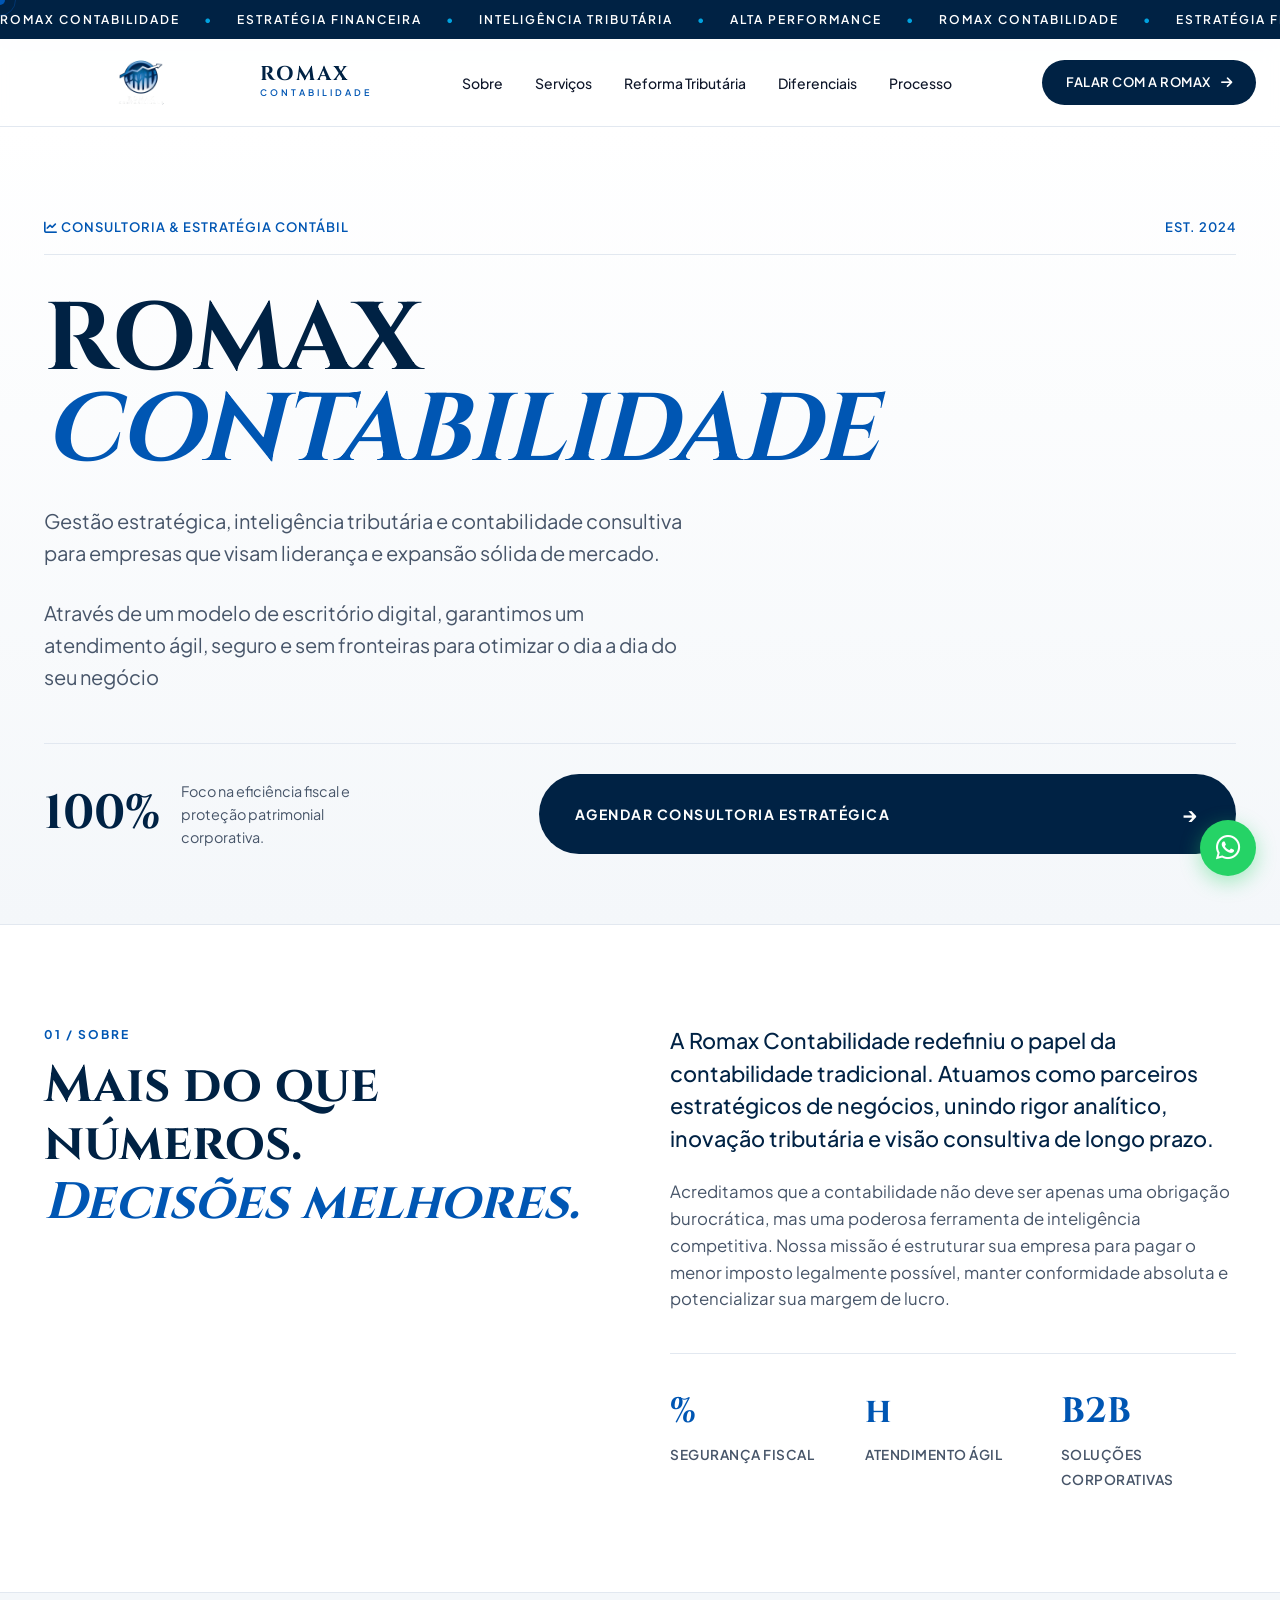
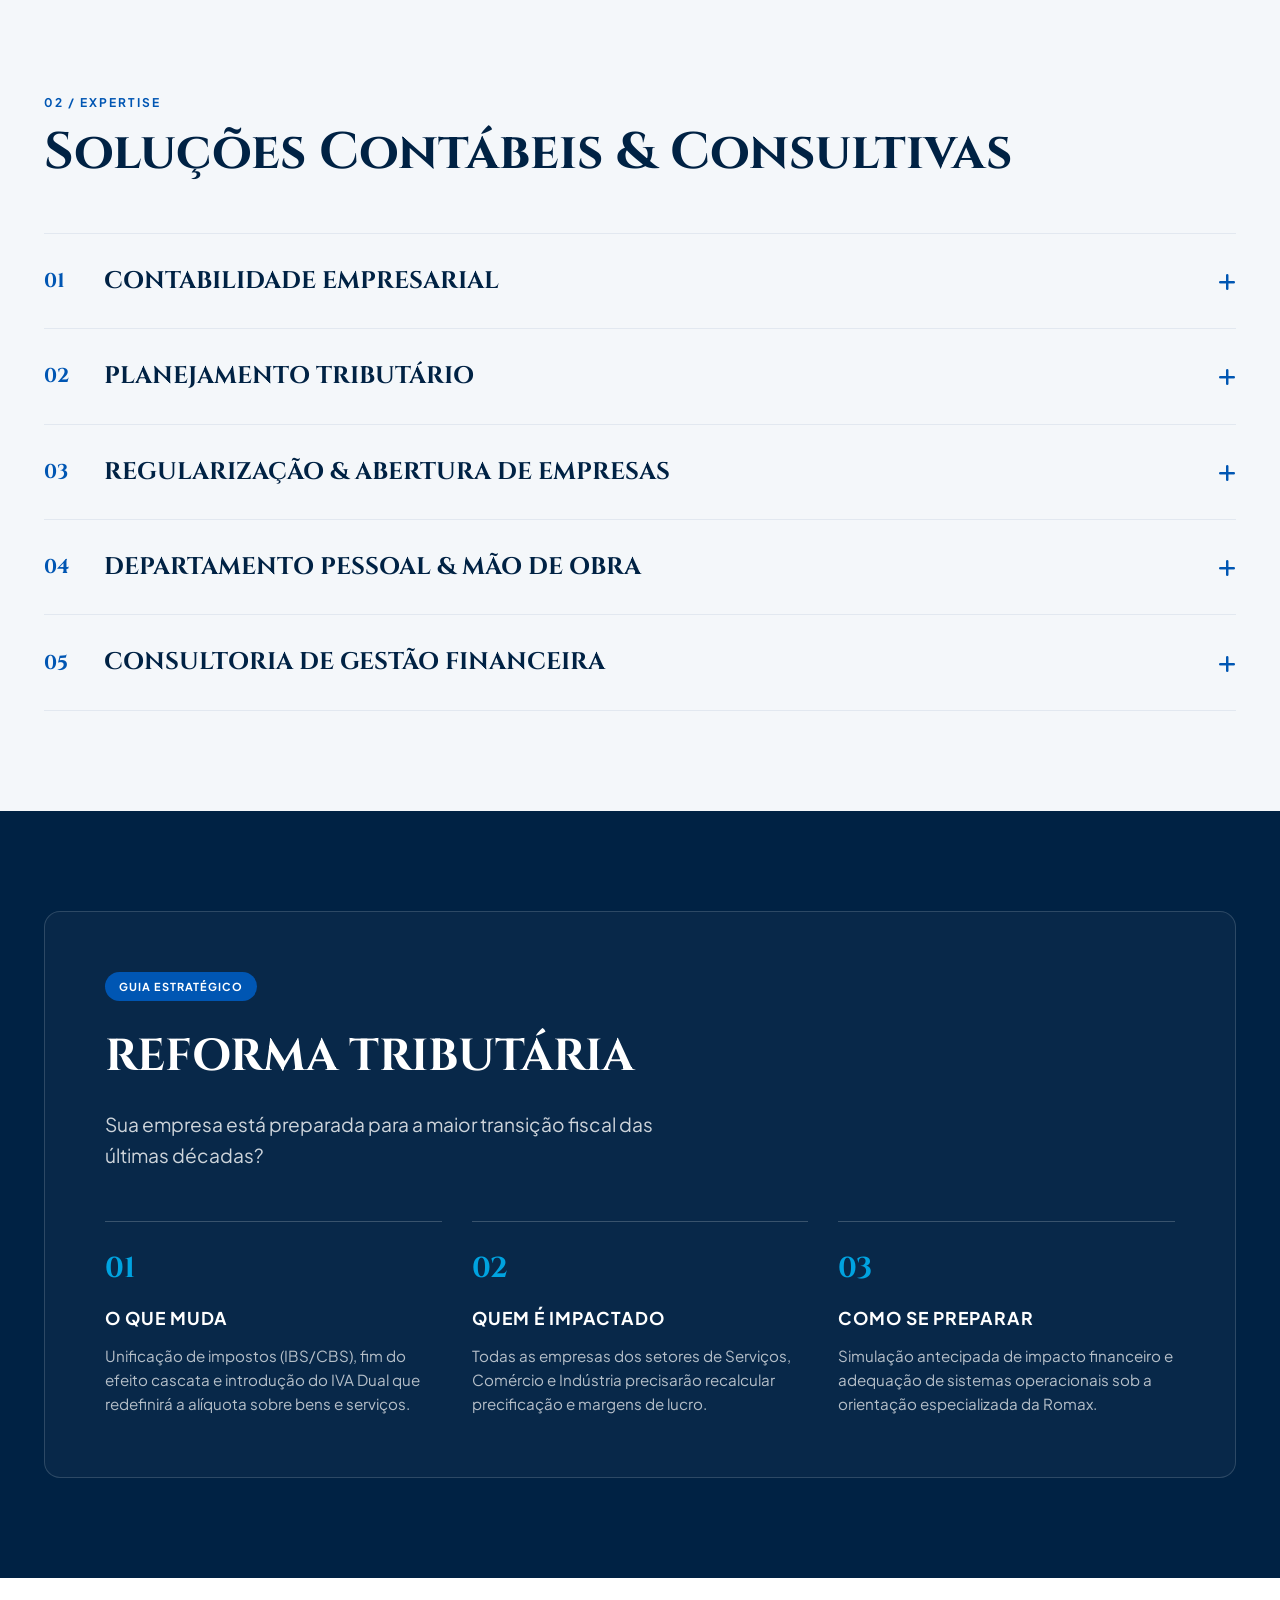
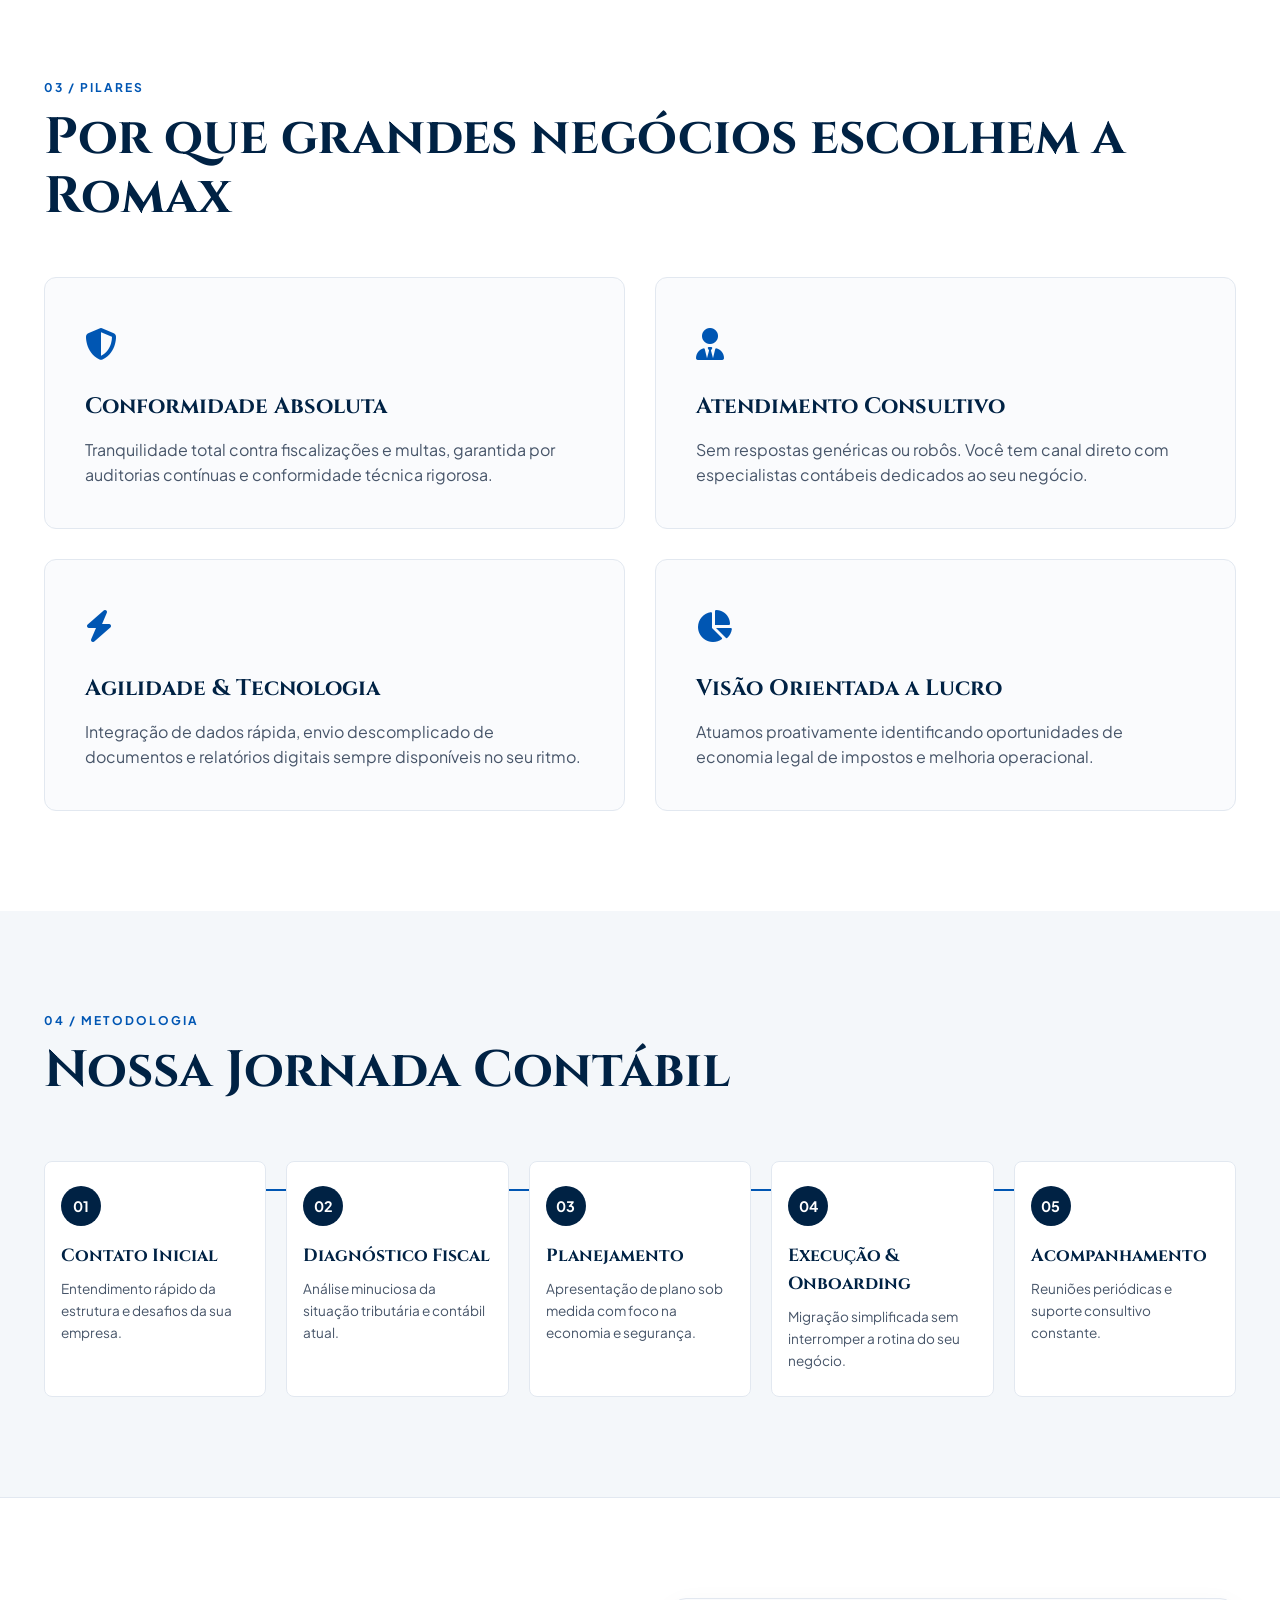
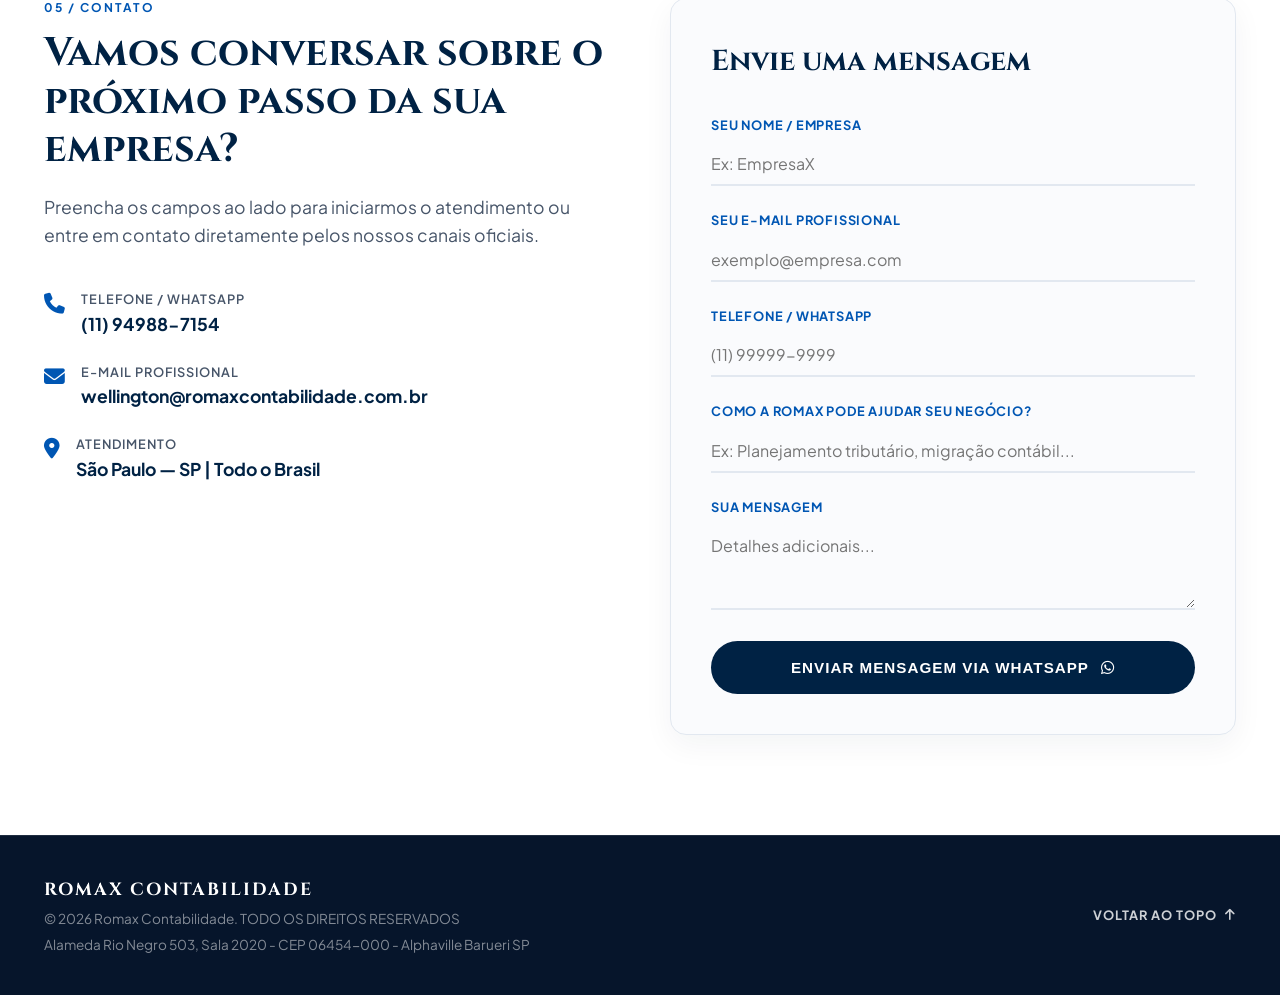
<file: index.html>
<!DOCTYPE html>
<html lang="pt-BR">
<head>
  <meta charset="UTF-8">
  <meta name="viewport" content="width=device-width, initial-scale=1.0">
  <title>Romax Contabilidade — Estratégia e Alta Performance Contábil</title>

  <!-- Google Fonts -->
  <link rel="preconnect" href="https://fonts.googleapis.com">
  <link rel="preconnect" href="https://fonts.gstatic.com" crossorigin>
  <link href="https://fonts.googleapis.com/css2?family=Cinzel:wght@400;600;700&family=Plus+Jakarta+Sans:wght@300;400;500;600;700&display=swap" rel="stylesheet">

  <!-- Font Awesome Icons -->
  <link rel="stylesheet" href="https://cdnjs.cloudflare.com/ajax/libs/font-awesome/6.4.0/css/all.min.css">

  <!-- CSS Files -->
  <link rel="stylesheet" href="css/style.css">
  <link rel="stylesheet" href="css/animations.css">
  <link rel="stylesheet" href="css/responsive.css">
</head>
<body>

  <!-- Custom Cursor -->
  <div class="custom-cursor" id="cursor"></div>
  <div class="custom-cursor-follower" id="cursor-follower"></div>

  <!-- Scroll Progress Indicator -->
  <div class="scroll-progress-container">
    <div class="scroll-progress-bar" id="scroll-progress"></div>
  </div>

  <!-- Continuous Running Ticker / Marquee -->
  <div class="marquee-wrapper">
    <div class="marquee-content">
      <span>ROMAX CONTABILIDADE</span>
      <span class="dot">•</span>
      <span>ESTRATÉGIA FINANCEIRA</span>
      <span class="dot">•</span>
      <span>INTELIGÊNCIA TRIBUTÁRIA</span>
      <span class="dot">•</span>
      <span>ALTA PERFORMANCE</span>
      <span class="dot">•</span>
      <span>ROMAX CONTABILIDADE</span>
      <span class="dot">•</span>
      <span>ESTRATÉGIA FINANCEIRA</span>
      <span class="dot">•</span>
      <span>INTELIGÊNCIA TRIBUTÁRIA</span>
      <span class="dot">•</span>
      <span>ALTA PERFORMANCE</span>
      <span class="dot">•</span>
    </div>
  </div>

  <!-- Navigation Header -->
  <header class="site-header" id="header">
    <div class="header-container">
      <a href="#" class="logoimg">
    <a href="#" class="logoimg">
    <img src="img/logo6.png" alt="Romax Contabilidade">
</a>
        <div class="logo-text">
          <span class="brand-name">ROMAX</span>
          <span class="brand-sub">CONTABILIDADE</span>
        </div>
      </a>

      <nav class="main-nav">
        <ul>
          <li><a href="#sobre" class="nav-link">Sobre</a></li>
          <li><a href="#servicos" class="nav-link">Serviços</a></li>
          <li><a href="#reforma" class="nav-link">Reforma Tributária</a></li>
          <li><a href="#diferenciais" class="nav-link">Diferenciais</a></li>
          <li><a href="#processo" class="nav-link">Processo</a></li>
        </ul>
      </nav>

      <div class="header-actions">
        <a href="#contato" class="btn-primary magnetic-btn">
          <span>FALAR COM A ROMAX</span>
          <i class="fa-solid => fa-arrow-right"></i>
        </a>
      </div>
    </div>
  </header>

  <main>
    <!-- HERO SECTION -->
    <section class="hero-section" id="hero">
      <div class="hero-container">
        <div class="hero-top-meta">
          <span class="meta-tag"><i class="fa-solid fa-chart-line"></i> Consultoria & Estratégia Contábil</span>
          <span class="meta-year">EST. 2024</span>
        </div>

        <div class="hero-editorial-title">
          <h1 class="hero-main-heading">
            <span class="hero-line hero-reveal">ROMAX</span>
            <span class="hero-line hero-accent hero-reveal">CONTABILIDADE</span>
          </h1>
          <p class="hero-subtitle hero-reveal">
            Gestão estratégica, inteligência tributária e contabilidade consultiva para empresas que visam liderança e expansão sólida de mercado.
          </p>
		   <p class="hero-subtitle hero-reveal">Através de um modelo de escritório digital, garantimos um atendimento ágil, seguro e sem fronteiras para otimizar o dia a dia do seu negócio</p>
        </div>

        <div class="hero-bottom-grid">
          <div class="hero-card-stat hero-reveal">
            <span class="stat-num">100%</span>
            <span class="stat-desc">Foco na eficiência fiscal e proteção patrimonial corporativa.</span>
          </div>

          <div class="hero-main-cta hero-reveal">
            <a href="#contato" class="btn-editorial magnetic-btn">
              <span>AGENDAR CONSULTORIA ESTRATÉGICA</span>
              <span class="btn-arrow">&rarr;</span>
            </a>
          </div>
        </div>
      </div>
    </section>

    <!-- SOBRE A ROMAX -->
    <section class="section-editorial sobre-section" id="sobre">
      <div class="container">
        <div class="editorial-grid">
          <div class="editorial-left">
            <span class="section-num">01 / SOBRE</span>
            <h2 class="section-title">Mais do que números.<br><span class="highlight">Decisões melhores.</span></h2>
          </div>
          <div class="editorial-right">
            <p class="lead-text">
              A Romax Contabilidade redefiniu o papel da contabilidade tradicional. Atuamos como parceiros estratégicos de negócios, unindo rigor analítico, inovação tributária e visão consultiva de longo prazo.
            </p>
            <p class="body-text">
              Acreditamos que a contabilidade não deve ser apenas uma obrigação burocrática, mas uma poderosa ferramenta de inteligência competitiva. Nossa missão é estruturar sua empresa para pagar o menor imposto legalmente possível, manter conformidade absoluta e potencializar sua margem de lucro.
            </p>

            <div class="stats-row">
              <div class="stat-item">
                <span class="stat-number" data-target="100">%</span>
                <span class="stat-label">Segurança Fiscal</span>
              </div>
              <div class="stat-item">
                <span class="stat-number" data-target="24">h</span>
                <span class="stat-label">Atendimento Ágil</span>
              </div>
              <div class="stat-item">
                <span class="stat-number">B2B</span>
                <span class="stat-label">Soluções Corporativas</span>
              </div>
            </div>
          </div>
        </div>
      </div>
    </section>

    <!-- SERVIÇOS EDITORIAL -->
    <section class="section-editorial servicos-section" id="servicos">
      <div class="container">
        <div class="section-header-editorial">
          <span class="section-num">02 / EXPERTISE</span>
          <h2 class="section-title">Soluções Contábeis & Consultivas</h2>
        </div>

        <div class="servicos-interactive-list">
          <!-- Item 1 -->
          <div class="servico-item" data-index="01">
            <div class="servico-header">
              <span class="servico-num">01</span>
              <h3 class="servico-title">CONTABILIDADE EMPRESARIAL</h3>
              <span class="servico-toggle"><i class="fa-solid fa-plus"></i></span>
            </div>
            <div class="servico-content">
              <p>Gestão contábil completa com relatórios gerenciais claros, balancetes periódicos e DRE para direcionar decisões estratégicas de crescimento sustentável.</p>
              <ul class="servico-features">
                <li><i class="fa-solid fa-check"></i> Análise de DRE e Balanço Patrimonial</li>
                <li><i class="fa-solid fa-check"></i> Cumprimento integral de obrigações acessórias</li>
                <li><i class="fa-solid fa-check"></i> Relatórios em tempo real</li>
              </ul>
            </div>
          </div>

          <!-- Item 2 -->
          <div class="servico-item" data-index="02">
            <div class="servico-header">
              <span class="servico-num">02</span>
              <h3 class="servico-title">PLANEJAMENTO TRIBUTÁRIO</h3>
              <span class="servico-toggle"><i class="fa-solid fa-plus"></i></span>
            </div>
            <div class="servico-content">
              <p>Análise minuciosa do enquadramento fiscal (Simples Nacional, Lucro Presumido ou Lucro Real) para reduzir custos com impostos em conformidade legal.</p>
              <ul class="servico-features">
                <li><i class="fa-solid fa-check"></i> Recuperação de créditos tributários</li>
                <li><i class="fa-solid fa-check"></i> Redução da carga fiscal com elisão fiscal</li>
                <li><i class="fa-solid fa-check"></i> Blindagem contra autuações</li>
              </ul>
            </div>
          </div>

          <!-- Item 3 -->
          <div class="servico-item" data-index="03">
            <div class="servico-header">
              <span class="servico-num">03</span>
              <h3 class="servico-title">REGULARIZAÇÃO & ABERTURA DE EMPRESAS</h3>
              <span class="servico-toggle"><i class="fa-solid fa-plus"></i></span>
            </div>
            <div class="servico-content">
              <p>Processo ágil e desburocratizado para constituição, alteração contratual e regularização de pendências em órgãos federais, estaduais e municipais.</p>
              <ul class="servico-features">
                <li><i class="fa-solid fa-check"></i> Estruturação societária estratégica</li>
                <li><i class="fa-solid fa-check"></i> Obtenção de certidões e alvarás</li>
                <li><i class="fa-solid fa-check"></i> Transição contábil sem complicações</li>
              </ul>
            </div>
          </div>

          <!-- Item 4 -->
          <div class="servico-item" data-index="04">
            <div class="servico-header">
              <span class="servico-num">04</span>
              <h3 class="servico-title">DEPARTAMENTO PESSOAL & MÃO DE OBRA</h3>
              <span class="servico-toggle"><i class="fa-solid fa-plus"></i></span>
            </div>
            <div class="servico-content">
              <p>Gestão completa da folha de pagamento, eSocial, admissões, rescisões e cumprimento rigoroso das legislações trabalhistas vigente.</p>
              <ul class="servico-features">
                <li><i class="fa-solid fa-check"></i> Processamento automatizado de folha</li>
                <li><i class="fa-solid fa-check"></i> Gestão de benefícios e encargos</li>
                <li><i class="fa-solid fa-check"></i> Mitigação de passivos trabalhistas</li>
              </ul>
            </div>
          </div>

          <!-- Item 5 -->
          <div class="servico-item" data-index="05">
            <div class="servico-header">
              <span class="servico-num">05</span>
              <h3 class="servico-title">CONSULTORIA DE GESTÃO FINANCEIRA</h3>
              <span class="servico-toggle"><i class="fa-solid fa-plus"></i></span>
            </div>
            <div class="servico-content">
              <p>Acompanhamento de fluxo de caixa, precificação de produtos/serviços e mentoria financeira direta para otimizar o capital de giro da sua empresa.</p>
              <ul class="servico-features">
                <li><i class="fa-solid fa-check"></i> Análise de margem de contribuição</li>
                <li><i class="fa-solid fa-check"></i> Gestão de capital de giro</li>
                <li><i class="fa-solid fa-check"></i> Indicadores de desempenho (KPIs)</li>
              </ul>
            </div>
          </div>
        </div>
      </div>
    </section>

    <!-- REFORMA TRIBUTÁRIA EDITORIAL -->
    <section class="section-editorial reforma-section" id="reforma">
      <div class="container">
        <div class="reforma-card">
          <div class="reforma-badge">GUIA ESTRATÉGICO</div>
          <h2 class="reforma-title">REFORMA TRIBUTÁRIA</h2>
          <p class="reforma-intro">Sua empresa está preparada para a maior transição fiscal das últimas décadas?</p>

          <div class="reforma-grid">
            <div class="reforma-item">
              <span class="reforma-step">01</span>
              <h4>O QUE MUDA</h4>
              <p>Unificação de impostos (IBS/CBS), fim do efeito cascata e introdução do IVA Dual que redefinirá a alíquota sobre bens e serviços.</p>
            </div>

            <div class="reforma-item">
              <span class="reforma-step">02</span>
              <h4>QUEM É IMPACTADO</h4>
              <p>Todas as empresas dos setores de Serviços, Comércio e Indústria precisarão recalcular precificação e margens de lucro.</p>
            </div>

            <div class="reforma-item">
              <span class="reforma-step">03</span>
              <h4>COMO SE PREPARAR</h4>
              <p>Simulação antecipada de impacto financeiro e adequação de sistemas operacionais sob a orientação especializada da Romax.</p>
            </div>
          </div>
        </div>
      </div>
    </section>

    <!-- DIFERENCIAIS -->
    <section class="section-editorial diferenciais-section" id="diferenciais">
      <div class="container">
        <div class="section-header-editorial">
          <span class="section-num">03 / PILARES</span>
          <h2 class="section-title">Por que grandes negócios escolhem a Romax</h2>
        </div>

        <div class="diferenciais-grid">
          <div class="diferencial-card">
            <div class="card-icon"><i class="fa-solid fa-shield-halved"></i></div>
            <h3>Conformidade Absoluta</h3>
            <p>Tranquilidade total contra fiscalizações e multas, garantida por auditorias contínuas e conformidade técnica rigorosa.</p>
          </div>

          <div class="diferencial-card">
            <div class="card-icon"><i class="fa-solid fa-user-tie"></i></div>
            <h3>Atendimento Consultivo</h3>
            <p>Sem respostas genéricas ou robôs. Você tem canal direto com especialistas contábeis dedicados ao seu negócio.</p>
          </div>

          <div class="diferencial-card">
            <div class="card-icon"><i class="fa-solid fa-bolt"></i></div>
            <h3>Agilidade & Tecnologia</h3>
            <p>Integração de dados rápida, envio descomplicado de documentos e relatórios digitais sempre disponíveis no seu ritmo.</p>
          </div>

          <div class="diferencial-card">
            <div class="card-icon"><i class="fa-solid fa-chart-pie"></i></div>
            <h3>Visão Orientada a Lucro</h3>
            <p>Atuamos proativamente identificando oportunidades de economia legal de impostos e melhoria operacional.</p>
          </div>
        </div>
      </div>
    </section>

    <!-- PROCESSO TIMELINE -->
    <section class="section-editorial processo-section" id="processo">
      <div class="container">
        <div class="section-header-editorial">
          <span class="section-num">04 / METODOLOGIA</span>
          <h2 class="section-title">Nossa Jornada Contábil</h2>
        </div>

        <div class="timeline-wrapper">
          <div class="timeline-line">
            <div class="timeline-progress" id="timeline-progress"></div>
          </div>

          <div class="timeline-steps">
            <div class="step-card">
              <div class="step-num">01</div>
              <h4>Contato Inicial</h4>
              <p>Entendimento rápido da estrutura e desafios da sua empresa.</p>
            </div>

            <div class="step-card">
              <div class="step-num">02</div>
              <h4>Diagnóstico Fiscal</h4>
              <p>Análise minuciosa da situação tributária e contábil atual.</p>
            </div>

            <div class="step-card">
              <div class="step-num">03</div>
              <h4>Planejamento</h4>
              <p>Apresentação de plano sob medida com foco na economia e segurança.</p>
            </div>

            <div class="step-card">
              <div class="step-num">04</div>
              <h4>Execução & Onboarding</h4>
              <p>Migração simplificada sem interromper a rotina do seu negócio.</p>
            </div>

            <div class="step-card">
              <div class="step-num">05</div>
              <h4>Acompanhamento</h4>
              <p>Reuniões periódicas e suporte consultivo constante.</p>
            </div>
          </div>
        </div>
      </div>
    </section>

    <!-- SEÇÃO CONTATO COM ENVIO INTEGRADO AO WHATSAPP -->
    <section class="section-editorial contato-section" id="contato">
      <div class="container">
        <div class="contato-grid">
          <div class="contato-info">
            <span class="section-num">05 / CONTATO</span>
            <h2 class="contato-heading">Vamos conversar sobre o próximo passo da sua empresa?</h2>
            <p class="contato-subtext">Preencha os campos ao lado para iniciarmos o atendimento ou entre em contato diretamente pelos nossos canais oficiais.</p>

            <div class="direct-channels">
              <div class="channel-item">
                <i class="fa-solid fa-phone"></i>
                <div>
                  <span class="channel-label">Telefone / WhatsApp</span>
                  <a href="https://wa.me/5511949887154" target="_blank" class="channel-value">(11) 94988-7154</a>
                </div>
              </div>

              <div class="channel-item">
                <i class="fa-solid fa-envelope"></i>
                <div>
                  <span class="channel-label">E-mail Profissional</span>
                  <a href="mailto:wellington@romaxcontabilidade.com.br" class="channel-value">wellington@romaxcontabilidade.com.br</a>
                </div>
              </div>

              <div class="channel-item">
                <i class="fa-solid fa-location-dot"></i>
                <div>
                  <span class="channel-label">Atendimento</span>
                  <span class="channel-value">São Paulo — SP | Todo o Brasil</span>
                </div>
              </div>
            </div>
          </div>

          <!-- FORMULÁRIO COM ENVIO EXCLUSIVO PARA O WHATSAPP -->
          <div class="contato-form-card">
            <h3 class="form-title">Envie uma mensagem</h3>
            
            <form id="whatsapp-form">
              <div class="form-group">
                <label for="nome">Seu Nome / Empresa</label>
                <input type="text" id="nome" name="nome" placeholder="Ex: EmpresaX" required>
              </div>

              <div class="form-group">
                <label for="email">Seu E-mail Profissional</label>
                <input type="email" id="email" name="email" placeholder="exemplo@empresa.com" required>
              </div>

              <div class="form-group">
                <label for="telefone">Telefone / WhatsApp</label>
                <input type="tel" id="telefone" name="telefone" placeholder="(11) 99999-9999" required>
              </div>

              <div class="form-group">
                <label for="ajuda">Como a Romax pode ajudar seu negócio?</label>
                <input type="text" id="ajuda" name="ajuda" placeholder="Ex: Planejamento tributário, migração contábil...">
              </div>

              <div class="form-group">
                <label for="mensagem">Sua Mensagem</label>
                <textarea id="mensagem" name="mensagem" rows="3" placeholder="Detalhes adicionais..."></textarea>
              </div>

              <button type="submit" class="btn-submit magnetic-btn">
                <span>ENVIAR MENSAGEM VIA WHATSAPP</span>
                <i class="fa-brands fa-whatsapp"></i>
              </button>
            </form>
          </div>
        </div>
      </div>
    </section>
  </main>

  <!-- FOOTER -->
  <footer class="site-footer">
    <div class="container">
      <div class="footer-bottom">
        <div class="footer-brand">
          <span class="footer-logo-text">ROMAX CONTABILIDADE</span>
          <p>&copy; 2026 Romax Contabilidade. TODO OS DIREITOS RESERVADOS</p>
		 <p>Alameda Rio Negro 503, Sala 2020 - CEP 06454-000 - Alphaville Barueri SP</p>
        </div>
        <a href="#hero" class="btn-top" id="back-to-top">
          <span>VOLTAR AO TOPO</span>
          <i class="fa-solid fa-arrow-up"></i>
        </a>
      </div>
    </div>
  </footer>

  <!-- Floating WhatsApp Quick Button -->
  <a href="https://wa.me/5511989185359" target="_blank" class="floating-whatsapp" title="Falar no WhatsApp">
    <i class="fa-brands fa-whatsapp"></i>
  </a>

  <!-- JavaScript Files -->
  <script src="js/scroll.js"></script>
  <script src="js/animations.js"></script>
  <script src="js/main.js"></script>
</body>
</html>
</file>
<file: css/style.css>
/* ==========================================================================
   ROMAX CONTABILIDADE - REDESIGN EDITORIAL PREMIUM
   Paleta de Cores Extraída da Logo Oficial:
   - Azul Real Vibrante: #0056B3 / #004494
   - Azul Marinho Profundo: #002244 / #0A192F
   - Azul Cyan Glow: #00A3E0
   - Fundo/Superfície: #F4F7FA / #FFFFFF / #101E36
   ========================================================================== */

:root {
  /* Brand Primary Colors (From Logo) */
  --color-blue-primary: #0056B3;
  --color-blue-hover: #004494;
  --color-blue-dark: #002244;
  --color-blue-deep: #06152B;
  --color-cyan-accent: #00A3E0;
  
  /* Neutrals & Editorial Surfaces */
  --bg-page: #F4F7FA;
  --bg-card: #FFFFFF;
  --bg-dark-editorial: #001C38;
  
  /* Typography */
  --text-dark: #0F172A;
  --text-muted: #475569;
  --text-light: #F8FAFC;
  --border-light: #E2E8F0;
  --border-dark: #1E293B;

  /* Fonts */
  --font-serif: 'Cinzel', Georgia, serif;
  --font-sans: 'Plus Jakarta Sans', -apple-system, BlinkMacSystemFont, sans-serif;
}

* {
  box-sizing: border-box;
  margin: 0;
  padding: 0;
}

html {
  scroll-behavior: smooth;
  font-size: 16px;
}

body {
  background-color: var(--bg-page);
  color: var(--text-dark);
  font-family: var(--font-sans);
  line-height: 1.6;
  overflow-x: hidden;
  -webkit-font-smoothing: antialiased;
}

.container {
  max-width: 1240px;
  margin: 0 auto;
  padding: 0 24px;
}

/* Custom Cursor */
.custom-cursor {
  width: 10px;
  height: 10px;
  background-color: var(--color-blue-primary);
  border-radius: 50%;
  position: fixed;
  pointer-events: none;
  z-index: 9999;
  transform: translate(-50%, -50%);
  transition: transform 0.1s ease, width 0.2s ease, height 0.2s ease;
}

.custom-cursor-follower {
  width: 32px;
  height: 32px;
  border: 1px solid rgba(0, 86, 179, 0.4);
  border-radius: 50%;
  position: fixed;
  pointer-events: none;
  z-index: 9998;
  transform: translate(-50%, -50%);
  transition: transform 0.18s ease-out;
}

/* Scroll Progress Bar */
.scroll-progress-container {
  position: fixed;
  top: 0;
  left: 0;
  width: 100%;
  height: 4px;
  background: transparent;
  z-index: 1001;
}

.scroll-progress-bar {
  height: 100%;
  background: linear-gradient(90deg, var(--color-blue-primary), var(--color-cyan-accent));
  width: 0%;
}

/* Continuous Running Ticker / Marquee */
.marquee-wrapper {
  background-color: var(--color-blue-dark);
  color: #FFFFFF;
  padding: 10px 0;
  overflow: hidden;
  white-space: nowrap;
  font-size: 12px;
  letter-spacing: 2px;
  font-weight: 600;
}

.marquee-content {
  display: inline-block;
  animation: marquee 30s linear infinite;
}

.marquee-content span {
  display: inline-block;
  margin-right: 20px;
}

.marquee-content .dot {
  color: var(--color-cyan-accent);
}

@keyframes marquee {
  0% { transform: translateX(0); }
  100% { transform: translateX(-50%); }
}

/* Header & Nav */
.site-header {
  position: sticky;
  top: 0;
  background-color: rgba(255, 255, 255, 0.92);
  backdrop-filter: blur(10px);
  border-bottom: 1px solid var(--border-light);
  z-index: 1000;
  padding: 16px 0;
  transition: all 0.3s ease;
}

.header-container {
  max-width: 1300px;
  margin: 0 auto;
  padding: 0 24px;
  display: flex;
  align-items: center;
  justify-content: space-between;
}

.logoimg {
  display: flex;
  align-items: center;
  gap: 12px;
  text-decoration: none;
  color: var(--color-blue-dark);
}

.logo-symbol {
  width: 38px;
  height: 38px;
  color: var(--color-blue-primary);
}

.brand-name {
  display: block;
  font-family: var(--font-serif);
  font-weight: 700;
  font-size: 20px;
  letter-spacing: 2px;
  line-height: 1;
  color: var(--color-blue-dark);
}

.brand-sub {
  display: block;
  font-size: 9px;
  letter-spacing: 3px;
  color: var(--color-blue-primary);
  font-weight: 600;
  margin-top: 2px;
}

.main-nav ul {
  display: flex;
  list-style: none;
  gap: 32px;
}

.nav-link {
  text-decoration: none;
  color: var(--text-dark);
  font-size: 14px;
  font-weight: 500;
  position: relative;
  padding: 4px 0;
  transition: color 0.3s ease;
}

.nav-link::after {
  content: '';
  position: absolute;
  bottom: 0;
  left: 0;
  width: 0;
  height: 2px;
  background-color: var(--color-blue-primary);
  transition: width 0.3s ease;
}

.nav-link:hover {
  color: var(--color-blue-primary);
}

.nav-link:hover::after {
  width: 100%;
}

.btn-primary {
  display: inline-flex;
  align-items: center;
  gap: 10px;
  background-color: var(--color-blue-dark);
  color: #FFFFFF;
  text-decoration: none;
  padding: 12px 24px;
  border-radius: 30px;
  font-size: 13px;
  font-weight: 600;
  letter-spacing: 0.5px;
  transition: all 0.3s ease;
  border: none;
  cursor: pointer;
}

.btn-primary:hover {
  background-color: var(--color-blue-primary);
  box-shadow: 0 6px 20px rgba(0, 86, 179, 0.3);
}

/* HERO SECTION EDITORIAL */
.hero-section {
  padding: 90px 0 70px 0;
  background: linear-gradient(180deg, #FFFFFF 0%, var(--bg-page) 100%);
  border-bottom: 1px solid var(--border-light);
}

.hero-container {
  max-width: 1240px;
  margin: 0 auto;
  padding: 0 24px;
}

.hero-top-meta {
  display: flex;
  align-items: center;
  justify-content: space-between;
  border-bottom: 1px solid var(--border-light);
  padding-bottom: 16px;
  margin-bottom: 40px;
  font-size: 13px;
  font-weight: 600;
  color: var(--color-blue-primary);
  letter-spacing: 1px;
  text-transform: uppercase;
}

.hero-editorial-title {
  margin-bottom: 50px;
}

.hero-main-heading {
  font-family: var(--font-serif);
  font-size: clamp(3rem, 7.5vw, 6.5rem);
  line-height: 0.95;
  letter-spacing: -1px;
  color: var(--color-blue-dark);
  text-transform: uppercase;
}

.hero-main-heading .hero-line {
  display: block;
}

.hero-main-heading .hero-accent {
  color: var(--color-blue-primary);
  font-style: italic;
}

.hero-subtitle {
  max-width: 650px;
  font-size: 1.25rem;
  color: var(--text-muted);
  margin-top: 28px;
  font-weight: 400;
  line-height: 1.6;
}

.hero-bottom-grid {
  display: grid;
  grid-template-columns: 1fr 1.5fr;
  gap: 30px;
  align-items: center;
  padding-top: 30px;
  border-top: 1px solid var(--border-light);
}

.hero-card-stat {
  display: flex;
  align-items: center;
  gap: 20px;
}

.stat-num {
  font-family: var(--font-serif);
  font-size: 3rem;
  font-weight: 700;
  color: var(--color-blue-dark);
  line-height: 1;
}

.stat-desc {
  font-size: 0.9rem;
  color: var(--text-muted);
  max-width: 220px;
}

.btn-editorial {
  display: inline-flex;
  align-items: center;
  justify-content: space-between;
  width: 100%;
  background-color: var(--color-blue-dark);
  color: #FFFFFF;
  padding: 24px 36px;
  border-radius: 50px;
  text-decoration: none;
  font-weight: 700;
  font-size: 14px;
  letter-spacing: 1.5px;
  transition: all 0.3s ease;
}

.btn-editorial:hover {
  background-color: var(--color-blue-primary);
  transform: translateY(-2px);
  box-shadow: 0 10px 25px rgba(0, 86, 179, 0.25);
}

.btn-arrow {
  font-size: 20px;
}

/* SECTIONS COMMON EDITORIAL */
.section-editorial {
  padding: 100px 0;
}

.section-num {
  display: block;
  font-size: 12px;
  font-weight: 700;
  letter-spacing: 2px;
  color: var(--color-blue-primary);
  margin-bottom: 12px;
  text-transform: uppercase;
}

.section-title {
  font-family: var(--font-serif);
  font-size: clamp(2.2rem, 4vw, 3.2rem);
  color: var(--color-blue-dark);
  line-height: 1.15;
  margin-bottom: 24px;
}

.section-title .highlight {
  color: var(--color-blue-primary);
  font-style: italic;
}

/* SOBRE */
.sobre-section {
  background-color: var(--bg-card);
  border-bottom: 1px solid var(--border-light);
}

.editorial-grid {
  display: grid;
  grid-template-columns: 1fr 1fr;
  gap: 60px;
}

.lead-text {
  font-size: 1.35rem;
  color: var(--color-blue-dark);
  font-weight: 500;
  line-height: 1.5;
  margin-bottom: 24px;
}

.body-text {
  color: var(--text-muted);
  margin-bottom: 40px;
  font-size: 1.05rem;
}

.stats-row {
  display: grid;
  grid-template-columns: repeat(3, 1fr);
  gap: 20px;
  padding-top: 30px;
  border-top: 1px solid var(--border-light);
}

.stat-number {
  display: block;
  font-family: var(--font-serif);
  font-size: 2.2rem;
  font-weight: 700;
  color: var(--color-blue-primary);
}

.stat-label {
  font-size: 0.85rem;
  color: var(--text-muted);
  font-weight: 600;
  text-transform: uppercase;
  letter-spacing: 0.5px;
}

/* SERVIÇOS ACCORDION LIST */
.servicos-section {
  background-color: var(--bg-page);
}

.servicos-interactive-list {
  margin-top: 50px;
  border-top: 1px solid var(--border-light);
}

.servico-item {
  border-bottom: 1px solid var(--border-light);
  padding: 28px 0;
  transition: background-color 0.3s ease;
  cursor: pointer;
}

.servico-header {
  display: flex;
  align-items: center;
  justify-content: space-between;
}

.servico-num {
  font-family: var(--font-serif);
  font-size: 1.25rem;
  color: var(--color-blue-primary);
  font-weight: 700;
  width: 60px;
}

.servico-title {
  font-family: var(--font-serif);
  font-size: 1.5rem;
  color: var(--color-blue-dark);
  flex-grow: 1;
  transition: color 0.3s ease;
}

.servico-item:hover .servico-title {
  color: var(--color-blue-primary);
}

.servico-toggle {
  font-size: 1.25rem;
  color: var(--color-blue-primary);
  transition: transform 0.3s ease;
}

.servico-item.active .servico-toggle {
  transform: rotate(45deg);
}

.servico-content {
  max-height: 0;
  overflow: hidden;
  transition: max-height 0.4s ease, padding 0.4s ease;
  padding-left: 60px;
}

.servico-item.active .servico-content {
  max-height: 300px;
  padding-top: 20px;
}

.servico-content p {
  color: var(--text-muted);
  margin-bottom: 16px;
  font-size: 1.05rem;
}

.servico-features {
  list-style: none;
  display: flex;
  flex-wrap: wrap;
  gap: 16px 24px;
}

.servico-features li {
  font-size: 0.9rem;
  font-weight: 600;
  color: var(--color-blue-dark);
  display: flex;
  align-items: center;
  gap: 8px;
}

.servico-features i {
  color: var(--color-blue-primary);
}

/* REFORMA TRIBUTÁRIA */
.reforma-section {
  background-color: var(--color-blue-dark);
  color: #FFFFFF;
}

.reforma-card {
  border: 1px solid rgba(255, 255, 255, 0.15);
  padding: 60px;
  border-radius: 16px;
  background: rgba(255, 255, 255, 0.03);
}

.reforma-badge {
  display: inline-block;
  background-color: var(--color-blue-primary);
  color: #FFFFFF;
  padding: 6px 14px;
  border-radius: 20px;
  font-size: 11px;
  font-weight: 700;
  letter-spacing: 1px;
  margin-bottom: 20px;
}

.reforma-title {
  font-family: var(--font-serif);
  font-size: 2.8rem;
  color: #FFFFFF;
  margin-bottom: 16px;
}

.reforma-intro {
  font-size: 1.2rem;
  color: rgba(255, 255, 255, 0.8);
  margin-bottom: 50px;
  max-width: 600px;
}

.reforma-grid {
  display: grid;
  grid-template-columns: repeat(3, 1fr);
  gap: 30px;
}

.reforma-item {
  border-top: 1px solid rgba(255, 255, 255, 0.2);
  padding-top: 24px;
}

.reforma-step {
  font-family: var(--font-serif);
  font-size: 1.8rem;
  color: var(--color-cyan-accent);
  display: block;
  margin-bottom: 12px;
  font-weight: 700;
}

.reforma-item h4 {
  font-size: 1.1rem;
  margin-bottom: 12px;
  letter-spacing: 1px;
}

.reforma-item p {
  font-size: 0.95rem;
  color: rgba(255, 255, 255, 0.7);
  line-height: 1.6;
}

/* DIFERENCIAIS */
.diferenciais-section {
  background-color: var(--bg-card);
}

.diferenciais-grid {
  display: grid;
  grid-template-columns: repeat(2, 1fr);
  gap: 30px;
  margin-top: 50px;
}

.diferencial-card {
  padding: 40px;
  border: 1px solid var(--border-light);
  border-radius: 12px;
  background-color: #FAFBFD;
  transition: all 0.3s ease;
}

.diferencial-card:hover {
  transform: translateY(-5px);
  border-color: var(--color-blue-primary);
  box-shadow: 0 12px 30px rgba(0, 34, 68, 0.08);
}

.card-icon {
  font-size: 2rem;
  color: var(--color-blue-primary);
  margin-bottom: 20px;
}

.diferencial-card h3 {
  font-family: var(--font-serif);
  font-size: 1.4rem;
  color: var(--color-blue-dark);
  margin-bottom: 12px;
}

.diferencial-card p {
  color: var(--text-muted);
  font-size: 1rem;
}

/* PROCESSO TIMELINE */
.processo-section {
  background-color: var(--bg-page);
}

.timeline-wrapper {
  position: relative;
  margin-top: 60px;
}

.timeline-line {
  position: absolute;
  top: 28px;
  left: 0;
  width: 100%;
  height: 2px;
  background-color: var(--border-light);
  z-index: 1;
}

.timeline-progress {
  height: 100%;
  background-color: var(--color-blue-primary);
  width: 0%;
  transition: width 0.3s ease;
}

.timeline-steps {
  display: grid;
  grid-template-columns: repeat(5, 1fr);
  gap: 20px;
  position: relative;
  z-index: 2;
}

.step-card {
  background-color: var(--bg-card);
  padding: 24px 16px;
  border-radius: 8px;
  border: 1px solid var(--border-light);
}

.step-num {
  width: 40px;
  height: 40px;
  background-color: var(--color-blue-dark);
  color: #FFFFFF;
  border-radius: 50%;
  display: flex;
  align-items: center;
  justify-content: center;
  font-weight: 700;
  font-size: 0.9rem;
  margin-bottom: 16px;
}

.step-card h4 {
  font-family: var(--font-serif);
  color: var(--color-blue-dark);
  font-size: 1.1rem;
  margin-bottom: 8px;
}

.step-card p {
  font-size: 0.85rem;
  color: var(--text-muted);
}

/* CONTATO */
.contato-section {
  background-color: var(--bg-card);
  border-top: 1px solid var(--border-light);
}

.contato-grid {
  display: grid;
  grid-template-columns: 1fr 1fr;
  gap: 60px;
}

.contato-heading {
  font-family: var(--font-serif);
  font-size: 2.5rem;
  color: var(--color-blue-dark);
  line-height: 1.2;
  margin-bottom: 20px;
}

.contato-subtext {
  color: var(--text-muted);
  font-size: 1.1rem;
  margin-bottom: 40px;
}

.direct-channels {
  display: flex;
  flex-direction: column;
  gap: 24px;
}

.channel-item {
  display: flex;
  align-items: flex-start;
  gap: 16px;
}

.channel-item i {
  font-size: 1.3rem;
  color: var(--color-blue-primary);
  margin-top: 4px;
}

.channel-label {
  display: block;
  font-size: 0.8rem;
  text-transform: uppercase;
  letter-spacing: 1px;
  color: var(--text-muted);
  font-weight: 600;
}

.channel-value {
  font-size: 1.1rem;
  font-weight: 700;
  color: var(--color-blue-dark);
  text-decoration: none;
  transition: color 0.3s ease;
}

.channel-value:hover {
  color: var(--color-blue-primary);
}

/* FORMULÁRIO DE CONTATO */
.contato-form-card {
  background-color: #FAFBFD;
  border: 1px solid var(--border-light);
  padding: 40px;
  border-radius: 16px;
  box-shadow: 0 10px 30px rgba(0, 34, 68, 0.05);
}

.form-title {
  font-family: var(--font-serif);
  font-size: 1.8rem;
  color: var(--color-blue-dark);
  margin-bottom: 30px;
}

.form-group {
  margin-bottom: 24px;
}

.form-group label {
  display: block;
  font-size: 0.8rem;
  font-weight: 700;
  text-transform: uppercase;
  letter-spacing: 0.8px;
  color: var(--color-blue-primary);
  margin-bottom: 8px;
}

.form-group input,
.form-group textarea {
  width: 100%;
  border: none;
  border-bottom: 2px solid var(--border-light);
  background: transparent;
  padding: 10px 0;
  font-size: 1rem;
  color: var(--text-dark);
  outline: none;
  transition: border-color 0.3s ease;
  font-family: var(--font-sans);
}

.form-group input:focus,
.form-group textarea:focus {
  border-bottom-color: var(--color-blue-primary);
}

.btn-submit {
  width: 100%;
  background-color: var(--color-blue-dark);
  color: #FFFFFF;
  border: none;
  border-radius: 30px;
  padding: 18px 24px;
  font-size: 0.95rem;
  font-weight: 700;
  letter-spacing: 1px;
  cursor: pointer;
  display: flex;
  align-items: center;
  justify-content: center;
  gap: 12px;
  transition: all 0.3s ease;
  margin-top: 10px;
}

.btn-submit:hover {
  background-color: #25D366; /* WhatsApp Green Accent on Hover */
  box-shadow: 0 8px 25px rgba(37, 211, 102, 0.3);
}

/* FOOTER */
.site-footer {
  background-color: var(--color-blue-deep);
  color: #FFFFFF;
  padding: 40px 0;
  border-top: 1px solid rgba(255, 255, 255, 0.1);
}

.footer-bottom {
  display: flex;
  align-items: center;
  justify-content: space-between;
}

.footer-logo-text {
  font-family: var(--font-serif);
  font-size: 1.1rem;
  letter-spacing: 2px;
  font-weight: 700;
}

.footer-brand p {
  font-size: 0.85rem;
  color: rgba(255, 255, 255, 0.5);
  margin-top: 4px;
}

.btn-top {
  display: inline-flex;
  align-items: center;
  gap: 8px;
  color: rgba(255, 255, 255, 0.8);
  text-decoration: none;
  font-size: 0.8rem;
  font-weight: 700;
  letter-spacing: 1px;
  transition: color 0.3s ease;
}

.btn-top:hover {
  color: var(--color-cyan-accent);
}

/* Floating WhatsApp Quick Button */
.floating-whatsapp {
  position: fixed;
  bottom: 24px;
  right: 24px;
  width: 56px;
  height: 56px;
  background-color: #25D366;
  color: #FFFFFF;
  border-radius: 50%;
  display: flex;
  align-items: center;
  justify-content: center;
  font-size: 28px;
  box-shadow: 0 6px 20px rgba(37, 211, 102, 0.4);
  z-index: 999;
  text-decoration: none;
  transition: transform 0.3s ease;
}

.floating-whatsapp:hover {
  transform: scale(1.1);
}
.logoimg { display:flex; align-items:center; gap:10; color:#fff; font-size:29px; font-weight:700; text-decoration:none; }
    .logoimg span { color:var(--ciano); }
    .logoimg img { height:55px; width:auto; display:block; transition:.3s; }
    .logoimg img:hover { transform:scale(1.05); }
</file>
<file: css/animations.css>
/* Fade Reveal Animations */
.hero-reveal {
  opacity: 0;
  transform: translateY(30px);
  animation: heroFadeUp 0.8s forwards ease-out;
}

.hero-reveal:nth-child(1) { animation-delay: 0.2s; }
.hero-reveal:nth-child(2) { animation-delay: 0.4s; }
.hero-subtitle { animation-delay: 0.6s; }

@keyframes heroFadeUp {
  to {
    opacity: 1;
    transform: translateY(0);
  }
}

/* Scroll Reveal Generic Class */
.reveal-on-scroll {
  opacity: 0;
  transform: translateY(40px);
  transition: opacity 0.8s ease, transform 0.8s ease;
}

.reveal-on-scroll.visible {
  opacity: 1;
  transform: translateY(0);
}
</file>
<file: css/responsive.css>
@media (max-width: 1024px) {
  .hero-main-heading {
    font-size: 4rem;
  }

  .editorial-grid,
  .contato-grid {
    grid-template-columns: 1fr;
    gap: 40px;
  }

  .reforma-grid {
    grid-template-columns: 1fr;
    gap: 30px;
  }

  .timeline-steps {
    grid-template-columns: 1fr;
    gap: 16px;
  }

  .timeline-line {
    display: none;
  }
}

@media (max-width: 768px) {
  .main-nav {
    display: none; /* Can be toggled with mobile menu if needed */
  }

  .hero-bottom-grid {
    grid-template-columns: 1fr;
  }

  .diferenciais-grid {
    grid-template-columns: 1fr;
  }

  .stats-row {
    grid-template-columns: 1fr;
    gap: 24px;
  }

  .custom-cursor,
  .custom-cursor-follower {
    display: none !important;
  }
}


/* Ajuste de responsividade para o título principal da Hero Section */
@media (max-width: 768px) {
  .hero-main-heading {
    font-size: clamp(2rem, 10vw, 3.5rem);
    word-break: break-word;
  }
}

@media (max-width: 480px) {
  .hero-main-heading {
    font-size: clamp(1.6rem, 8.5vw, 2.5rem);
  }
}
</file>
